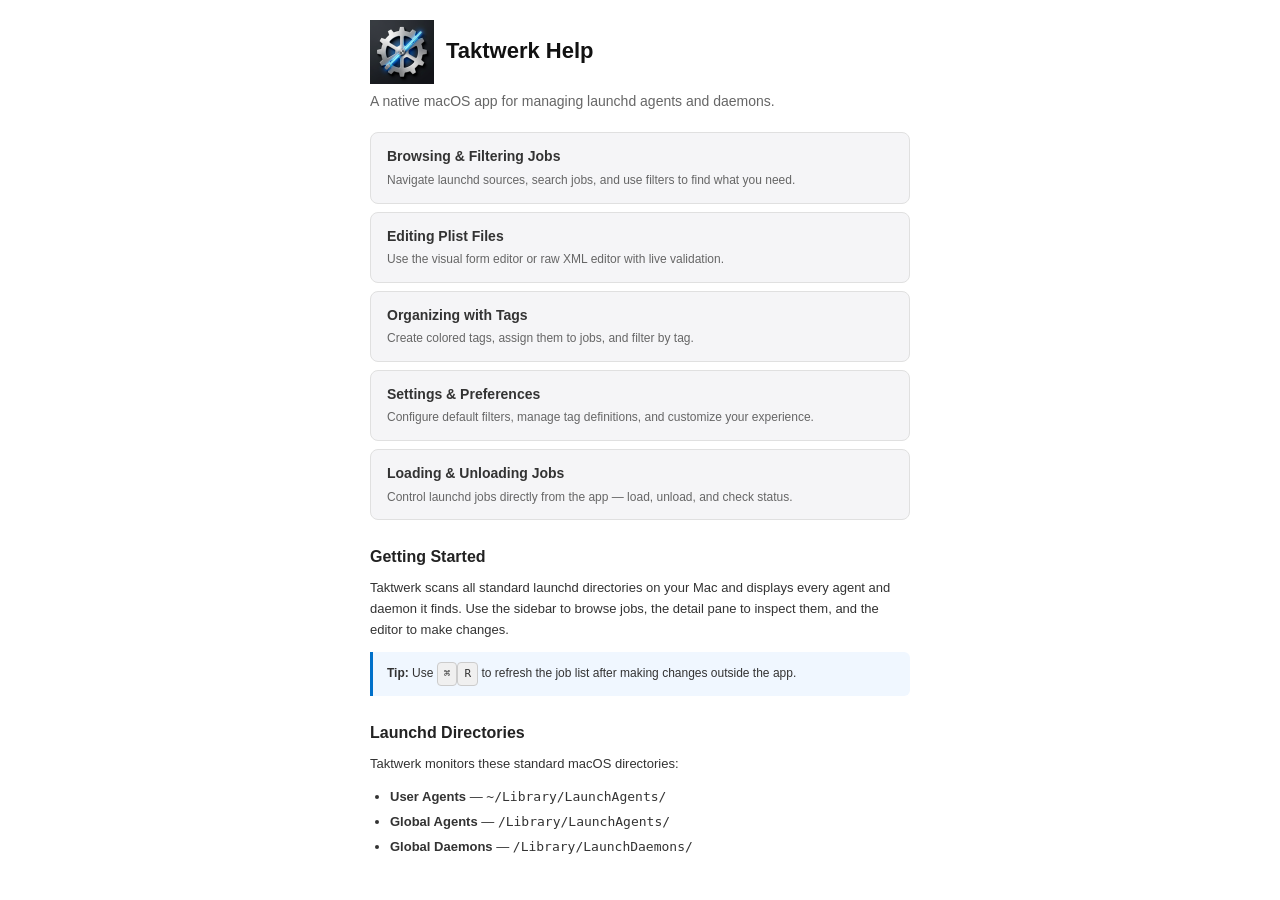
<file: Taktwerk/Resources/TaktwerkHelp.help/Contents/Resources/en.lproj/index.html>
<!DOCTYPE html>
<html lang="en">
<head>
    <meta charset="UTF-8">
    <meta name="robots" content="anchors">
    <meta name="keywords" content="index">
    <title>Taktwerk Help</title>
    <link rel="stylesheet" href="styles.css">
</head>
<body>
    <h1><img src="icon.png" alt="Taktwerk" width="64" height="64" style="vertical-align: middle; margin-right: 12px;">Taktwerk Help</h1>
    <p class="subtitle">A native macOS app for managing launchd agents and daemons.</p>

    <ul class="topic-list">
        <li>
            <a class="topic-card" href="browsing.html">
                <span class="title">Browsing &amp; Filtering Jobs</span>
                <span class="desc">Navigate launchd sources, search jobs, and use filters to find what you need.</span>
            </a>
        </li>
        <li>
            <a class="topic-card" href="editing.html">
                <span class="title">Editing Plist Files</span>
                <span class="desc">Use the visual form editor or raw XML editor with live validation.</span>
            </a>
        </li>
        <li>
            <a class="topic-card" href="tags.html">
                <span class="title">Organizing with Tags</span>
                <span class="desc">Create colored tags, assign them to jobs, and filter by tag.</span>
            </a>
        </li>
        <li>
            <a class="topic-card" href="settings.html">
                <span class="title">Settings &amp; Preferences</span>
                <span class="desc">Configure default filters, manage tag definitions, and customize your experience.</span>
            </a>
        </li>
        <li>
            <a class="topic-card" href="actions.html">
                <span class="title">Loading &amp; Unloading Jobs</span>
                <span class="desc">Control launchd jobs directly from the app — load, unload, and check status.</span>
            </a>
        </li>
    </ul>

    <h2>Getting Started</h2>
    <p>Taktwerk scans all standard launchd directories on your Mac and displays every agent and daemon it finds. Use the sidebar to browse jobs, the detail pane to inspect them, and the editor to make changes.</p>

    <div class="tip">
        <strong>Tip:</strong> Use <kbd>⌘</kbd><kbd>R</kbd> to refresh the job list after making changes outside the app.
    </div>

    <h2>Launchd Directories</h2>
    <p>Taktwerk monitors these standard macOS directories:</p>
    <ul>
        <li><strong>User Agents</strong> — <code>~/Library/LaunchAgents/</code></li>
        <li><strong>Global Agents</strong> — <code>/Library/LaunchAgents/</code></li>
        <li><strong>Global Daemons</strong> — <code>/Library/LaunchDaemons/</code></li>
    </ul>
</body>
</html>
</file>
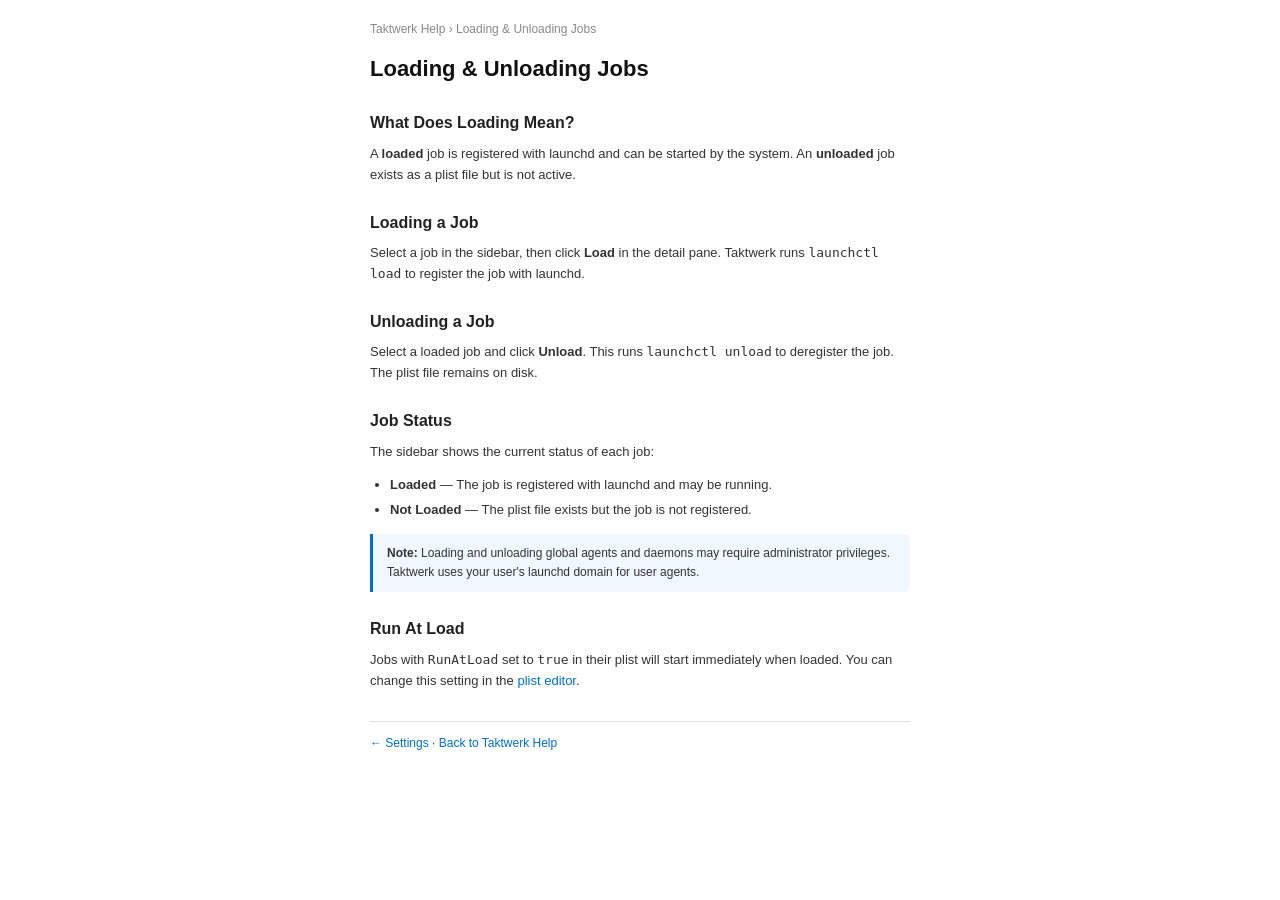
<file: Taktwerk/Resources/TaktwerkHelp.help/Contents/Resources/en.lproj/actions.html>
<!DOCTYPE html>
<html lang="en">
<head>
    <meta charset="UTF-8">
    <meta name="description" content="How to load and unload launchd jobs using Taktwerk.">
    <title>Loading &amp; Unloading Jobs</title>
    <link rel="stylesheet" href="styles.css">
</head>
<body>
    <div class="breadcrumb"><a href="index.html">Taktwerk Help</a> &rsaquo; Loading &amp; Unloading Jobs</div>

    <h1>Loading &amp; Unloading Jobs</h1>

    <h2>What Does Loading Mean?</h2>
    <p>A <strong>loaded</strong> job is registered with launchd and can be started by the system. An <strong>unloaded</strong> job exists as a plist file but is not active.</p>

    <h2>Loading a Job</h2>
    <p>Select a job in the sidebar, then click <strong>Load</strong> in the detail pane. Taktwerk runs <code>launchctl load</code> to register the job with launchd.</p>

    <h2>Unloading a Job</h2>
    <p>Select a loaded job and click <strong>Unload</strong>. This runs <code>launchctl unload</code> to deregister the job. The plist file remains on disk.</p>

    <h2>Job Status</h2>
    <p>The sidebar shows the current status of each job:</p>
    <ul>
        <li><strong>Loaded</strong> — The job is registered with launchd and may be running.</li>
        <li><strong>Not Loaded</strong> — The plist file exists but the job is not registered.</li>
    </ul>

    <div class="tip">
        <strong>Note:</strong> Loading and unloading global agents and daemons may require administrator privileges. Taktwerk uses your user's launchd domain for user agents.
    </div>

    <h2>Run At Load</h2>
    <p>Jobs with <code>RunAtLoad</code> set to <code>true</code> in their plist will start immediately when loaded. You can change this setting in the <a href="editing.html">plist editor</a>.</p>

    <div class="nav">
        <a href="settings.html">← Settings</a> · <a href="index.html">Back to Taktwerk Help</a>
    </div>
</body>
</html>
</file>
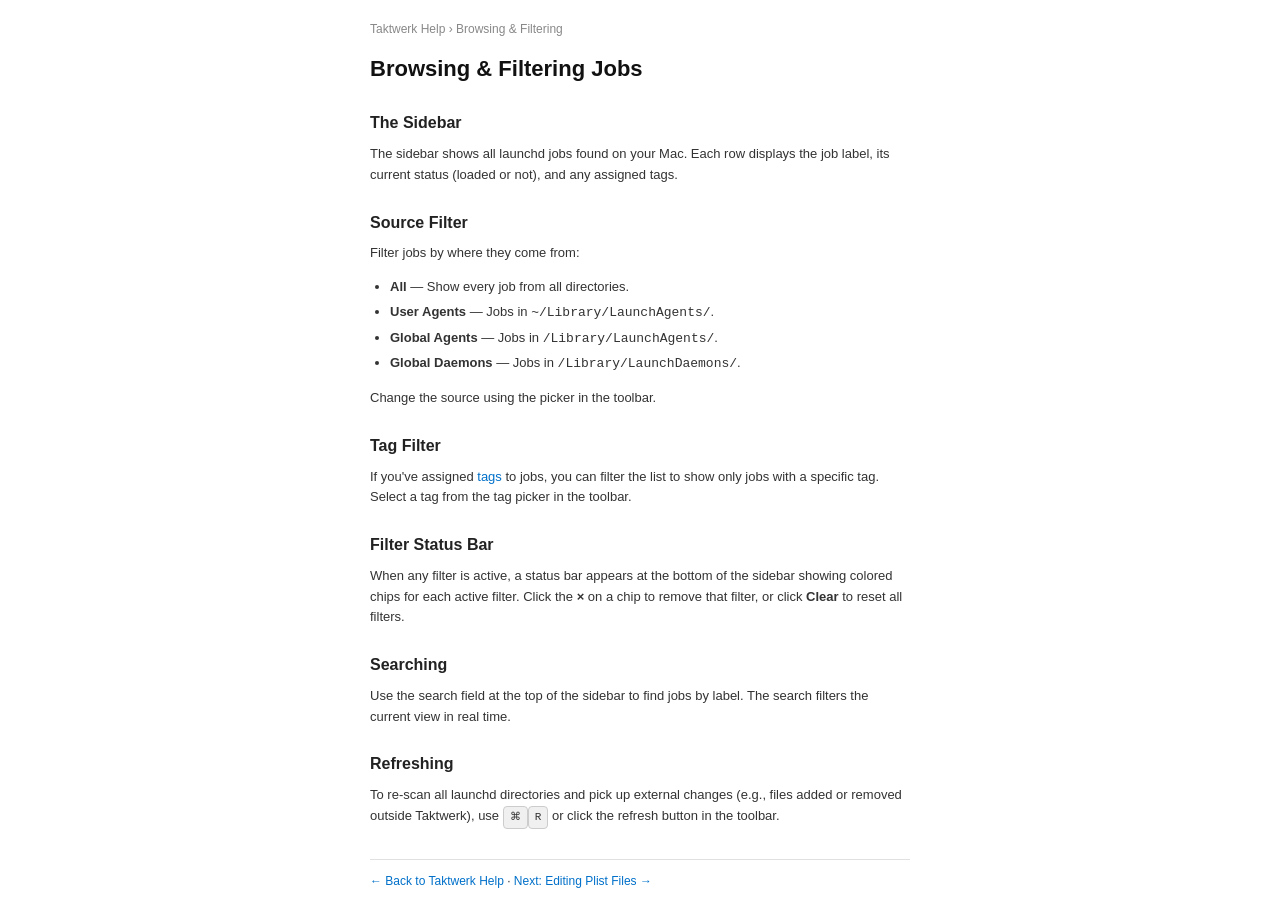
<file: Taktwerk/Resources/TaktwerkHelp.help/Contents/Resources/en.lproj/browsing.html>
<!DOCTYPE html>
<html lang="en">
<head>
    <meta charset="UTF-8">
    <meta name="description" content="How to browse and filter launchd jobs in Taktwerk.">
    <title>Browsing &amp; Filtering Jobs</title>
    <link rel="stylesheet" href="styles.css">
</head>
<body>
    <div class="breadcrumb"><a href="index.html">Taktwerk Help</a> &rsaquo; Browsing &amp; Filtering</div>

    <h1>Browsing &amp; Filtering Jobs</h1>

    <h2>The Sidebar</h2>
    <p>The sidebar shows all launchd jobs found on your Mac. Each row displays the job label, its current status (loaded or not), and any assigned tags.</p>

    <h2>Source Filter</h2>
    <p>Filter jobs by where they come from:</p>
    <ul>
        <li><strong>All</strong> — Show every job from all directories.</li>
        <li><strong>User Agents</strong> — Jobs in <code>~/Library/LaunchAgents/</code>.</li>
        <li><strong>Global Agents</strong> — Jobs in <code>/Library/LaunchAgents/</code>.</li>
        <li><strong>Global Daemons</strong> — Jobs in <code>/Library/LaunchDaemons/</code>.</li>
    </ul>
    <p>Change the source using the picker in the toolbar.</p>

    <h2>Tag Filter</h2>
    <p>If you've assigned <a href="tags.html">tags</a> to jobs, you can filter the list to show only jobs with a specific tag. Select a tag from the tag picker in the toolbar.</p>

    <h2>Filter Status Bar</h2>
    <p>When any filter is active, a status bar appears at the bottom of the sidebar showing colored chips for each active filter. Click the <strong>×</strong> on a chip to remove that filter, or click <strong>Clear</strong> to reset all filters.</p>

    <h2>Searching</h2>
    <p>Use the search field at the top of the sidebar to find jobs by label. The search filters the current view in real time.</p>

    <h2>Refreshing</h2>
    <p>To re-scan all launchd directories and pick up external changes (e.g., files added or removed outside Taktwerk), use <kbd>⌘</kbd><kbd>R</kbd> or click the refresh button in the toolbar.</p>

    <div class="nav">
        <a href="index.html">← Back to Taktwerk Help</a> · <a href="editing.html">Next: Editing Plist Files →</a>
    </div>
</body>
</html>
</file>
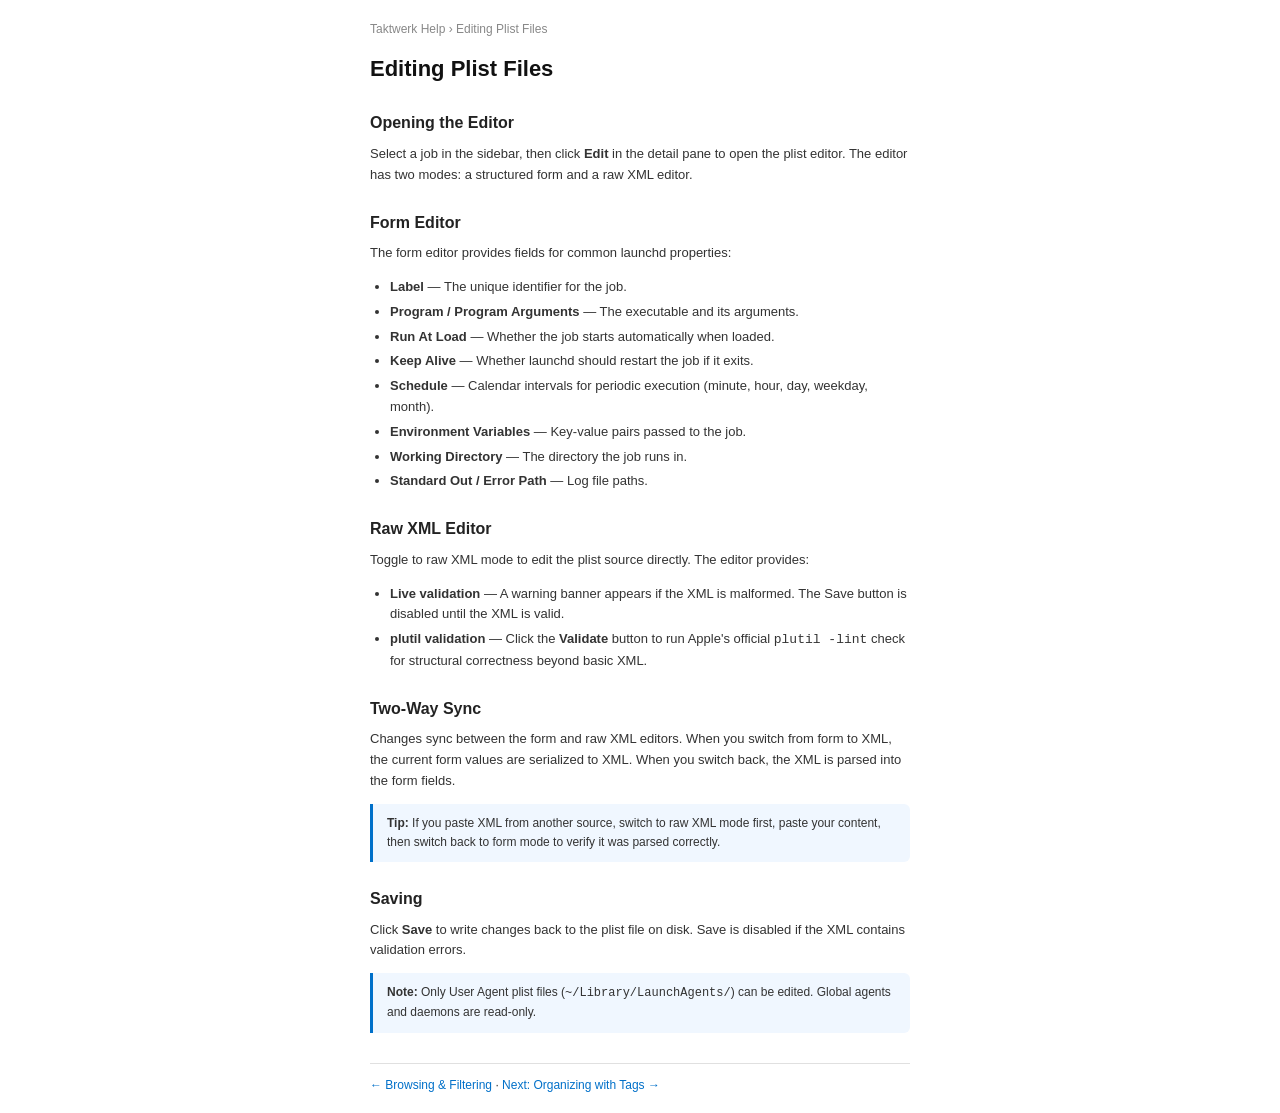
<file: Taktwerk/Resources/TaktwerkHelp.help/Contents/Resources/en.lproj/editing.html>
<!DOCTYPE html>
<html lang="en">
<head>
    <meta charset="UTF-8">
    <meta name="description" content="How to edit launchd plist files using Taktwerk's visual and raw XML editors.">
    <title>Editing Plist Files</title>
    <link rel="stylesheet" href="styles.css">
</head>
<body>
    <div class="breadcrumb"><a href="index.html">Taktwerk Help</a> &rsaquo; Editing Plist Files</div>

    <h1>Editing Plist Files</h1>

    <h2>Opening the Editor</h2>
    <p>Select a job in the sidebar, then click <strong>Edit</strong> in the detail pane to open the plist editor. The editor has two modes: a structured form and a raw XML editor.</p>

    <h2>Form Editor</h2>
    <p>The form editor provides fields for common launchd properties:</p>
    <ul>
        <li><strong>Label</strong> — The unique identifier for the job.</li>
        <li><strong>Program / Program Arguments</strong> — The executable and its arguments.</li>
        <li><strong>Run At Load</strong> — Whether the job starts automatically when loaded.</li>
        <li><strong>Keep Alive</strong> — Whether launchd should restart the job if it exits.</li>
        <li><strong>Schedule</strong> — Calendar intervals for periodic execution (minute, hour, day, weekday, month).</li>
        <li><strong>Environment Variables</strong> — Key-value pairs passed to the job.</li>
        <li><strong>Working Directory</strong> — The directory the job runs in.</li>
        <li><strong>Standard Out / Error Path</strong> — Log file paths.</li>
    </ul>

    <h2>Raw XML Editor</h2>
    <p>Toggle to raw XML mode to edit the plist source directly. The editor provides:</p>
    <ul>
        <li><strong>Live validation</strong> — A warning banner appears if the XML is malformed. The Save button is disabled until the XML is valid.</li>
        <li><strong>plutil validation</strong> — Click the <strong>Validate</strong> button to run Apple's official <code>plutil -lint</code> check for structural correctness beyond basic XML.</li>
    </ul>

    <h2>Two-Way Sync</h2>
    <p>Changes sync between the form and raw XML editors. When you switch from form to XML, the current form values are serialized to XML. When you switch back, the XML is parsed into the form fields.</p>

    <div class="tip">
        <strong>Tip:</strong> If you paste XML from another source, switch to raw XML mode first, paste your content, then switch back to form mode to verify it was parsed correctly.
    </div>

    <h2>Saving</h2>
    <p>Click <strong>Save</strong> to write changes back to the plist file on disk. Save is disabled if the XML contains validation errors.</p>

    <div class="tip">
        <strong>Note:</strong> Only User Agent plist files (<code>~/Library/LaunchAgents/</code>) can be edited. Global agents and daemons are read-only.
    </div>

    <div class="nav">
        <a href="browsing.html">← Browsing &amp; Filtering</a> · <a href="tags.html">Next: Organizing with Tags →</a>
    </div>
</body>
</html>
</file>
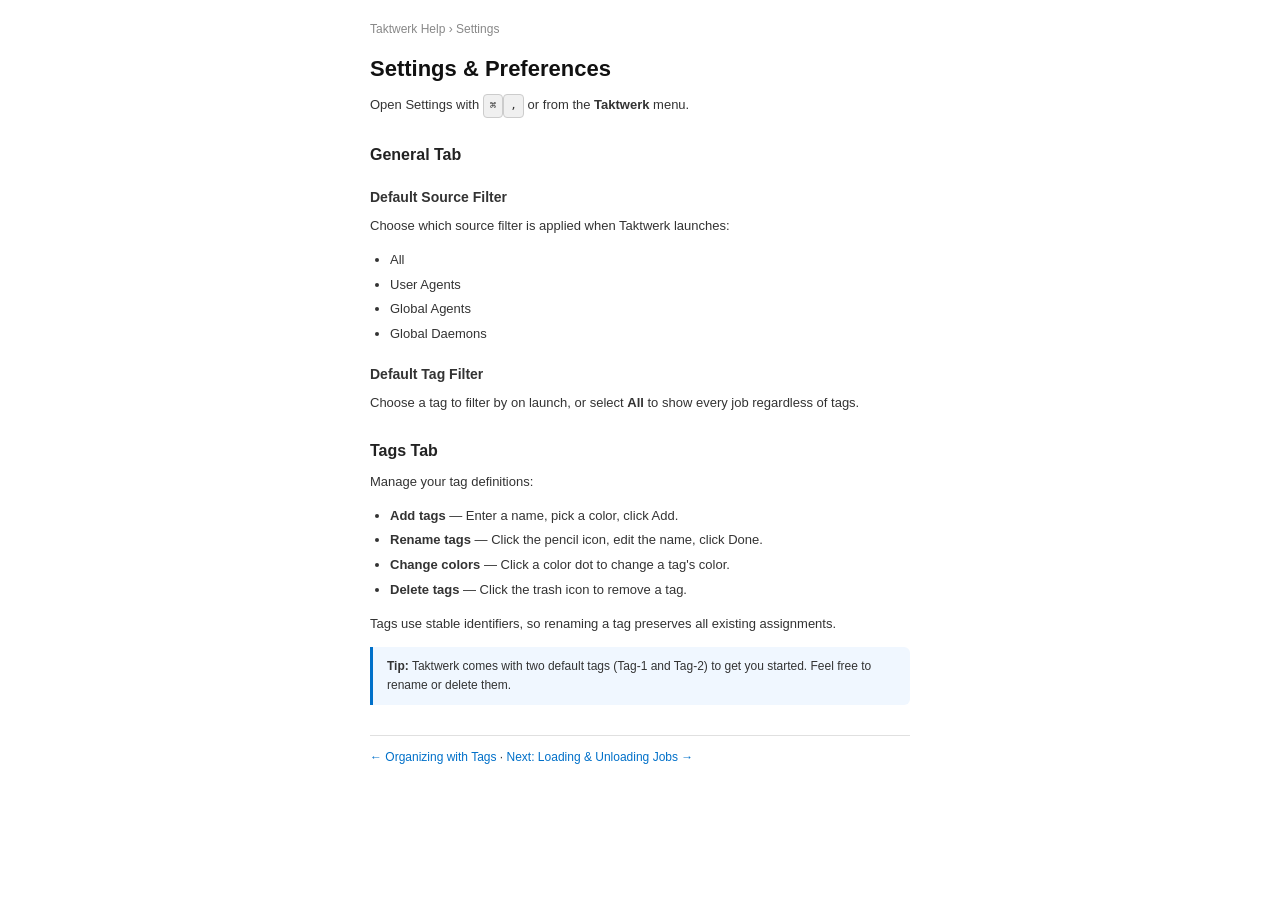
<file: Taktwerk/Resources/TaktwerkHelp.help/Contents/Resources/en.lproj/settings.html>
<!DOCTYPE html>
<html lang="en">
<head>
    <meta charset="UTF-8">
    <meta name="description" content="Taktwerk settings and preferences.">
    <title>Settings &amp; Preferences</title>
    <link rel="stylesheet" href="styles.css">
</head>
<body>
    <div class="breadcrumb"><a href="index.html">Taktwerk Help</a> &rsaquo; Settings</div>

    <h1>Settings &amp; Preferences</h1>
    <p>Open Settings with <kbd>⌘</kbd><kbd>,</kbd> or from the <strong>Taktwerk</strong> menu.</p>

    <h2>General Tab</h2>

    <h3>Default Source Filter</h3>
    <p>Choose which source filter is applied when Taktwerk launches:</p>
    <ul>
        <li>All</li>
        <li>User Agents</li>
        <li>Global Agents</li>
        <li>Global Daemons</li>
    </ul>

    <h3>Default Tag Filter</h3>
    <p>Choose a tag to filter by on launch, or select <strong>All</strong> to show every job regardless of tags.</p>

    <h2>Tags Tab</h2>
    <p>Manage your tag definitions:</p>
    <ul>
        <li><strong>Add tags</strong> — Enter a name, pick a color, click Add.</li>
        <li><strong>Rename tags</strong> — Click the pencil icon, edit the name, click Done.</li>
        <li><strong>Change colors</strong> — Click a color dot to change a tag's color.</li>
        <li><strong>Delete tags</strong> — Click the trash icon to remove a tag.</li>
    </ul>
    <p>Tags use stable identifiers, so renaming a tag preserves all existing assignments.</p>

    <div class="tip">
        <strong>Tip:</strong> Taktwerk comes with two default tags (Tag-1 and Tag-2) to get you started. Feel free to rename or delete them.
    </div>

    <div class="nav">
        <a href="tags.html">← Organizing with Tags</a> · <a href="actions.html">Next: Loading &amp; Unloading Jobs →</a>
    </div>
</body>
</html>
</file>
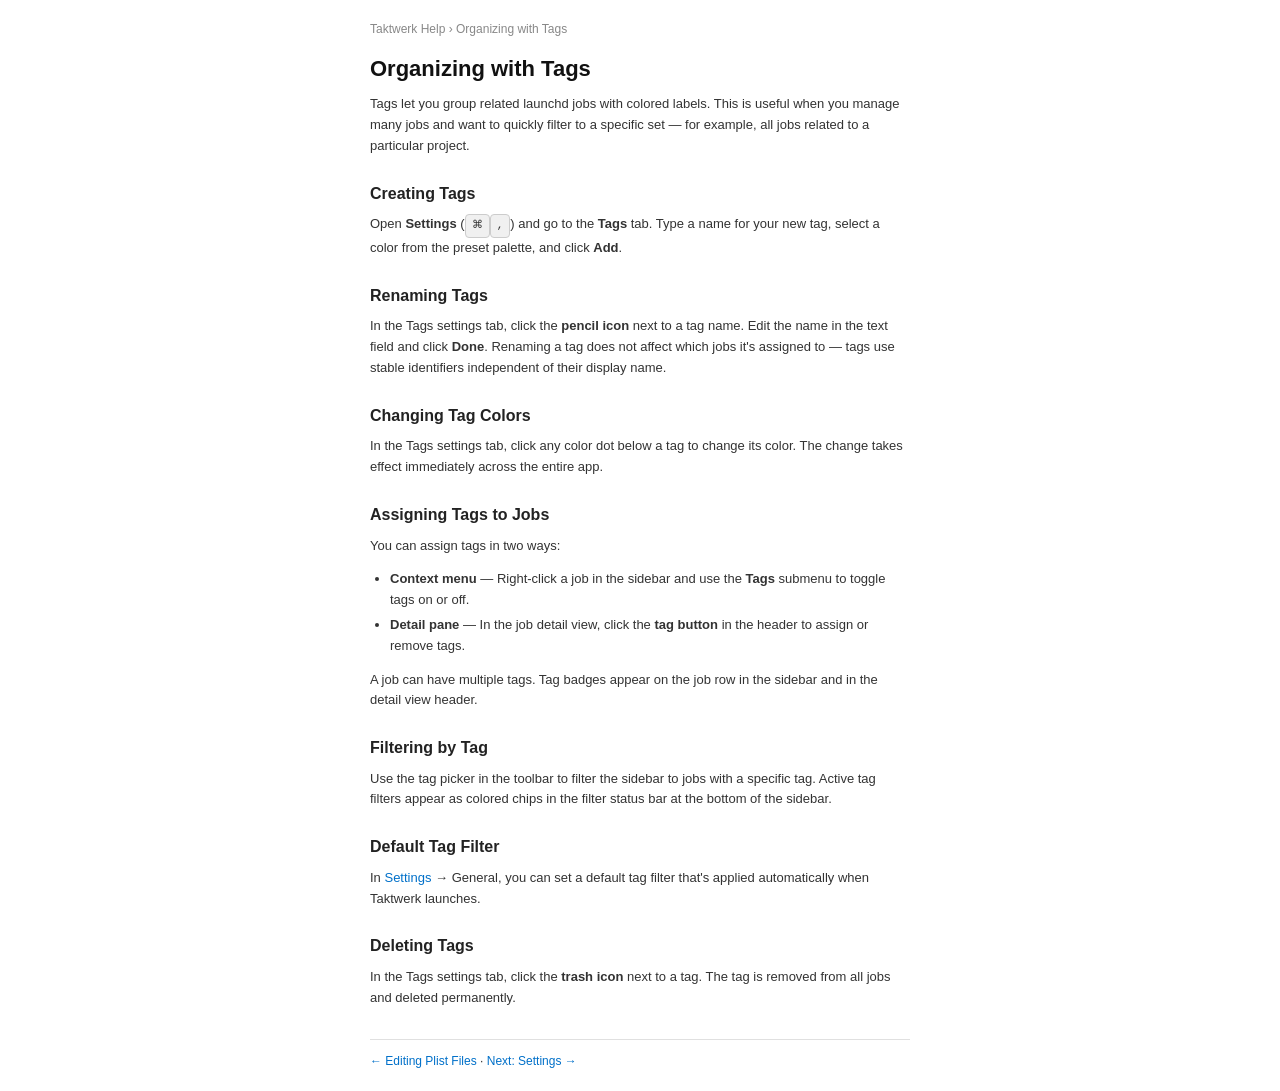
<file: Taktwerk/Resources/TaktwerkHelp.help/Contents/Resources/en.lproj/tags.html>
<!DOCTYPE html>
<html lang="en">
<head>
    <meta charset="UTF-8">
    <meta name="description" content="How to use tags to organize and filter launchd jobs in Taktwerk.">
    <title>Organizing with Tags</title>
    <link rel="stylesheet" href="styles.css">
</head>
<body>
    <div class="breadcrumb"><a href="index.html">Taktwerk Help</a> &rsaquo; Organizing with Tags</div>

    <h1>Organizing with Tags</h1>
    <p>Tags let you group related launchd jobs with colored labels. This is useful when you manage many jobs and want to quickly filter to a specific set — for example, all jobs related to a particular project.</p>

    <h2>Creating Tags</h2>
    <p>Open <strong>Settings</strong> (<kbd>⌘</kbd><kbd>,</kbd>) and go to the <strong>Tags</strong> tab. Type a name for your new tag, select a color from the preset palette, and click <strong>Add</strong>.</p>

    <h2>Renaming Tags</h2>
    <p>In the Tags settings tab, click the <strong>pencil icon</strong> next to a tag name. Edit the name in the text field and click <strong>Done</strong>. Renaming a tag does not affect which jobs it's assigned to — tags use stable identifiers independent of their display name.</p>

    <h2>Changing Tag Colors</h2>
    <p>In the Tags settings tab, click any color dot below a tag to change its color. The change takes effect immediately across the entire app.</p>

    <h2>Assigning Tags to Jobs</h2>
    <p>You can assign tags in two ways:</p>
    <ul>
        <li><strong>Context menu</strong> — Right-click a job in the sidebar and use the <strong>Tags</strong> submenu to toggle tags on or off.</li>
        <li><strong>Detail pane</strong> — In the job detail view, click the <strong>tag button</strong> in the header to assign or remove tags.</li>
    </ul>
    <p>A job can have multiple tags. Tag badges appear on the job row in the sidebar and in the detail view header.</p>

    <h2>Filtering by Tag</h2>
    <p>Use the tag picker in the toolbar to filter the sidebar to jobs with a specific tag. Active tag filters appear as colored chips in the filter status bar at the bottom of the sidebar.</p>

    <h2>Default Tag Filter</h2>
    <p>In <a href="settings.html">Settings</a> → General, you can set a default tag filter that's applied automatically when Taktwerk launches.</p>

    <h2>Deleting Tags</h2>
    <p>In the Tags settings tab, click the <strong>trash icon</strong> next to a tag. The tag is removed from all jobs and deleted permanently.</p>

    <div class="nav">
        <a href="editing.html">← Editing Plist Files</a> · <a href="settings.html">Next: Settings →</a>
    </div>
</body>
</html>
</file>
<file: Taktwerk/Resources/TaktwerkHelp.help/Contents/Resources/en.lproj/styles.css>
:root {
    color-scheme: light dark;
}

body {
    font-family: -apple-system, BlinkMacSystemFont, "Helvetica Neue", Helvetica, Arial, sans-serif;
    font-size: 13px;
    line-height: 1.6;
    color: #333;
    background: #fff;
    max-width: 540px;
    margin: 0 auto;
    padding: 20px 30px;
}

@media (prefers-color-scheme: dark) {
    body {
        color: #ddd;
        background: #1e1e1e;
    }
    a { color: #6cb4ee; }
    h1, h2, h3 { color: #eee; }
    .topic-card { background: #2a2a2a; border-color: #444; }
    .topic-card:hover { border-color: #6cb4ee; }
    .nav { border-top-color: #444; }
    .breadcrumb { color: #999; }
    .breadcrumb a { color: #999; }
    .tip { background: #2a2a2a; border-left-color: #6cb4ee; }
    kbd { background: #333; border-color: #555; color: #ddd; }
}

h1 {
    font-size: 22px;
    font-weight: 600;
    margin: 0 0 6px 0;
    color: #111;
}

h2 {
    font-size: 16px;
    font-weight: 600;
    margin: 24px 0 8px 0;
    color: #222;
}

h3 {
    font-size: 14px;
    font-weight: 600;
    margin: 18px 0 6px 0;
}

p {
    margin: 8px 0;
}

a {
    color: #0070c9;
    text-decoration: none;
}

a:hover {
    text-decoration: underline;
}

.subtitle {
    font-size: 14px;
    color: #666;
    margin: 0 0 20px 0;
}

.topic-list {
    list-style: none;
    padding: 0;
    margin: 16px 0;
}

.topic-card {
    display: block;
    padding: 12px 16px;
    margin: 8px 0;
    background: #f5f5f7;
    border: 1px solid #e0e0e0;
    border-radius: 8px;
    text-decoration: none;
    color: inherit;
    transition: border-color 0.15s;
}

.topic-card:hover {
    border-color: #0070c9;
    text-decoration: none;
}

.topic-card .title {
    font-weight: 600;
    font-size: 14px;
    display: block;
    margin-bottom: 2px;
}

.topic-card .desc {
    font-size: 12px;
    color: #666;
}

.breadcrumb {
    font-size: 12px;
    color: #888;
    margin-bottom: 12px;
}

.breadcrumb a {
    color: #888;
}

.nav {
    margin-top: 30px;
    padding-top: 12px;
    border-top: 1px solid #e0e0e0;
    font-size: 12px;
}

.tip {
    background: #f0f7ff;
    border-left: 3px solid #0070c9;
    padding: 10px 14px;
    margin: 12px 0;
    border-radius: 0 6px 6px 0;
    font-size: 12px;
}

kbd {
    display: inline-block;
    padding: 2px 6px;
    font-family: -apple-system, monospace;
    font-size: 11px;
    background: #f0f0f0;
    border: 1px solid #ccc;
    border-radius: 4px;
    color: #333;
}

ul, ol {
    padding-left: 20px;
}

li {
    margin: 4px 0;
}
</file>
